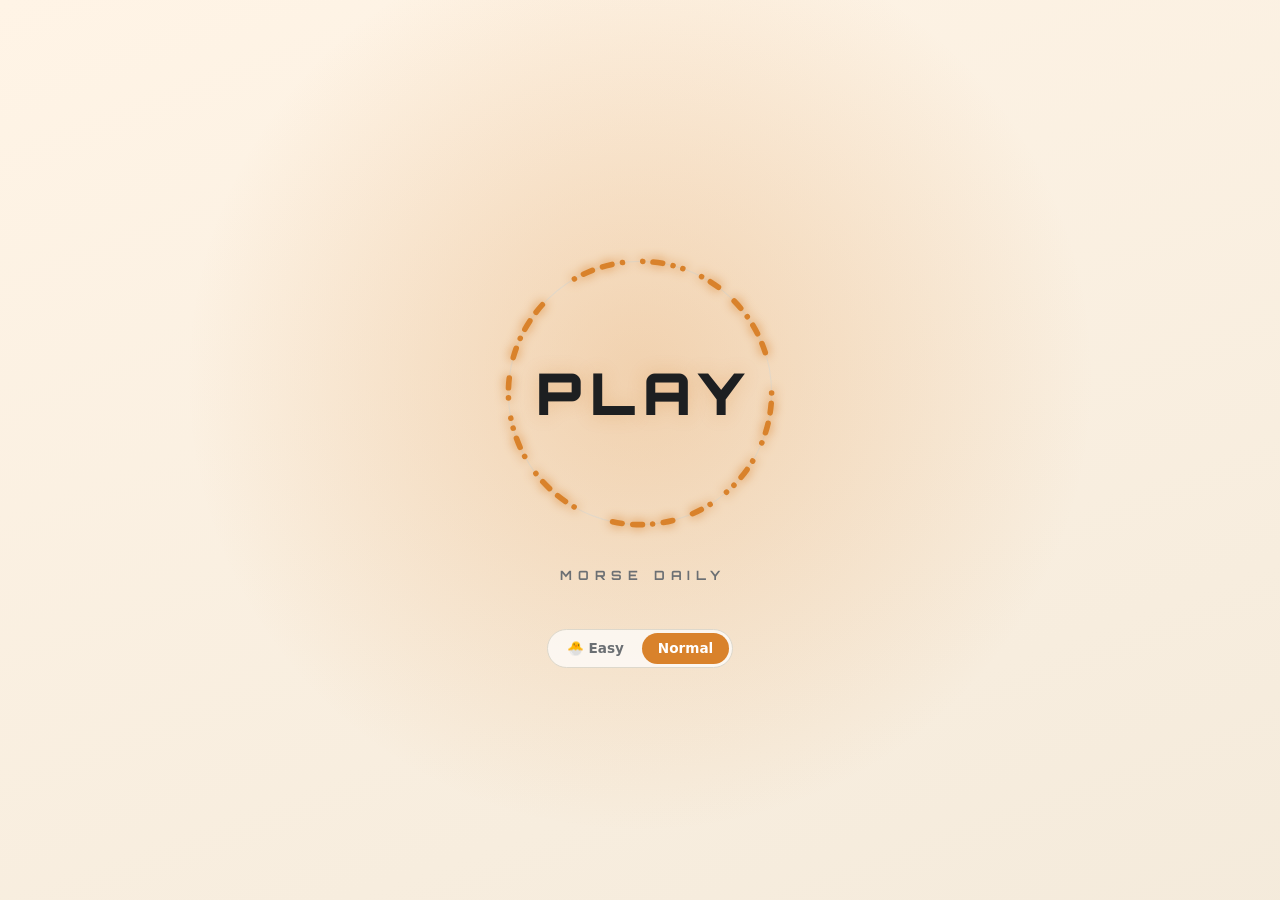
<file: index.html>
<!doctype html>
<html lang="en">
<head>
  <meta charset="utf-8">
  <meta name="viewport" content="width=device-width, initial-scale=1">
  <title>Morse Daily</title>
  <meta name="description" content="A daily Morse code word game with a callsign leaderboard.">
  <link rel="preconnect" href="https://fonts.googleapis.com">
  <link rel="preconnect" href="https://fonts.gstatic.com" crossorigin>
  <link rel="stylesheet" href="https://fonts.googleapis.com/css2?family=Orbitron:wght@700;900&family=Fredoka:wght@500;600;700&display=swap">
  <link rel="stylesheet" href="style.css">
  <script async src="https://fkurz.net/ham/jscwlib/releases/jscwlib-0.3.0.js"></script>
  <script type="module" src="js/ui.js"></script>
</head>
<body>
  <!-- Title screen: PLAY inside a ring that spells PLAY in Morse -->
  <section id="splash" class="splash">
    <!-- Underwater layers: deep (big, dark, slow) behind, shallow (small, bright) in front -->
    <div class="splash-deep" aria-hidden="true">
      <div id="particles-back" class="p-layer back"></div>
      <div id="particles-front" class="p-layer front"></div>
      <div id="ripples" class="ripples"></div>
    </div>
    <button id="splash-play" type="button" class="splash-play" aria-label="Play">
      <svg class="splash-ring" viewBox="0 0 260 260" aria-hidden="true">
        <defs>
          <!-- A band of shadow, then light, that sweeps across the ring when a ripple hits it -->
          <linearGradient id="ring-shine" gradientUnits="userSpaceOnUse" x1="0" y1="130" x2="260" y2="130">
            <stop offset="0" style="stop-color: var(--accent)" />
            <stop offset="0.36" style="stop-color: var(--accent)" />
            <stop offset="0.44" style="stop-color: var(--ring-shadow)" />
            <stop offset="0.53" style="stop-color: var(--ring-light)" />
            <stop offset="0.62" style="stop-color: var(--accent)" />
            <stop offset="1" style="stop-color: var(--accent)" />
            <animateTransform id="ring-shine-sweep" attributeName="gradientTransform" type="translate"
                              from="-260 0" to="260 0" dur="0.9s" begin="indefinite" fill="freeze" additive="sum" />
          </linearGradient>
        </defs>
        <circle cx="130" cy="130" r="118" class="ring-track" />
        <circle id="splash-ring" cx="130" cy="130" r="118" class="ring-morse" stroke-width="5" />
        <circle id="splash-ring-shine" cx="130" cy="130" r="118" class="ring-shine" stroke-width="5" stroke="url(#ring-shine)" />
      </svg>
      <span class="splash-word">PLAY</span>
    </button>
    <p class="splash-title">MORSE DAILY</p>
    <!-- Difficulty for this session (remembered). Back here = refresh or ⟵ Exit. -->
    <div class="splash-mode" role="radiogroup" aria-label="Difficulty">
      <button type="button" role="radio" id="pick-easy" aria-checked="false">🐣 Easy</button>
      <button type="button" role="radio" id="pick-normal" aria-checked="true">Normal</button>
    </div>
  </section>

  <main>

    <!-- Start: new player / log in -->
    <section id="start" hidden>
      <h1>Morse Daily</h1>
      <p class="morse" aria-hidden="true">-- --- .-. ... .</p>
      <p>Hear 5 Morse letters each day. Guess them in 25 tries.</p>

      <div class="tabs" role="tablist">
        <button type="button" role="tab" id="tab-new" aria-selected="true">New player</button>
        <button type="button" role="tab" id="tab-login" aria-selected="false">Log in</button>
      </div>

      <form id="auth-form" class="card" novalidate>
        <label for="auth-name"><span class="step">1</span> <span id="name-label">Pick a callsign</span></label>
        <input id="auth-name" class="callsign" autocomplete="username" spellcheck="false"
               maxlength="4" placeholder="SM5X" required>
        <p class="hint" id="name-hint">1–4 letters or digits. First come, first served.</p>

        <label id="pw-label"><span class="step">2</span> <span id="pw-label-text">Tap your secret Morse code</span></label>
        <p class="hint" id="pw-hint"></p>
        <div id="pw-slots" class="pw-slots" aria-labelledby="pw-label" aria-live="polite"></div>
        <div class="pw-pad" id="pw-pad">
          <button type="button" class="secondary" data-sym="." aria-label="Dit"><span>•</span><small>dit</small></button>
          <button type="button" class="secondary" data-sym="-" aria-label="Dah"><span>—</span><small>dah</small></button>
          <button type="button" class="secondary" data-sym="back" aria-label="Delete">⌫</button>
        </div>

        <button type="submit" id="auth-submit">Create callsign</button>
        <p id="auth-error" class="error" role="alert"></p>
      </form>
    </section>

    <!-- After registering: confirm the password -->
    <section id="saved" hidden>
      <h1>73, <span id="saved-name"></span>!</h1>
      <p>Your callsign is yours. Log in on other devices with your Morse password:</p>
      <p id="saved-pw" class="pw-show"></p>
      <p class="hint">Write it down. It can't be recovered.</p>
      <button id="continue" type="button">Start playing</button>
    </section>

    <!-- Shared header for Daily + Turbo -->
    <header id="app-bar" class="bar" hidden>
      <button id="exit" type="button" class="icon-btn exit-btn" title="Back to the title screen (Easy / Normal)" aria-label="Exit to the title screen">⟵<span class="exit-label">Exit</span></button>
      <div class="mode-switch" role="tablist" aria-label="Game mode">
        <button type="button" role="tab" id="mode-daily" aria-selected="true">Daily</button>
        <button type="button" role="tab" id="mode-turbo" aria-selected="false">Turbo</button>
      </div>
      <div class="bar-actions">
        <button id="cute-toggle" type="button" class="icon-btn cute-toggle" aria-pressed="false" title="Cute Morse sound" aria-label="Cute Morse sound">🎵</button>
        <button id="open-badges" type="button" class="icon-btn" aria-label="Badges" title="Badges">🏅</button>
        <button id="open-board" type="button" class="icon-btn" aria-label="Leaderboard" title="Leaderboard">🏆</button>
        <button id="sign-out" type="button" class="badge" title="Log out">
          <span id="player-name"></span>
        </button>
      </div>
    </header>

    <!-- Welcome box: once per device and mode (js/welcome.js) -->
    <aside id="welcome" class="welcome card" aria-labelledby="welcome-title" hidden>
      <button id="welcome-close" type="button" class="icon-btn dialog-close" aria-label="Close">✕</button>
      <h2 id="welcome-title"></h2>
      <p id="welcome-text"></p>
      <ul class="welcome-icons">
        <li><span aria-hidden="true">🏆</span> <b>Updates:</b> Updated amount of listens per speed.</li>
        
      </ul>
      <p id="welcome-players" class="welcome-players"></p>
      <p class="hint welcome-joke">For any concerns or questions, reach out to our customer service… oh wait, there is no customer service. 🙃</p>
      <button id="welcome-ok" type="button">Got it!</button>
    </aside>

    <!-- Daily game -->
    <section id="game" hidden>
      <!-- Normal on Saturday/Sunday: no Daily, just this card -->
      <div id="weekend" class="weekend card" hidden>
        <p class="weekend-moon" aria-hidden="true">🌙</p>
        <h2>Weekend break</h2>
        <p>The Daily is Monday–Friday. New letters in <b id="weekend-countdown"></b></p>
        <p class="hint">Weekends don't break your streak. Meanwhile:</p>
        <div class="actions">
          <button id="weekend-turbo" type="button" class="play">⚡ Play Turbo</button>
          <button id="weekend-easy" type="button" class="secondary">🐣 Try Easy</button>
        </div>
      </div>
      <div class="status">
        <span id="try-count"></span>
        <span id="try-wpm"></span>
        <span id="timer" aria-label="Time">0:00</span>
      </div>
      <div id="meter" class="meter" aria-hidden="true"></div>

      <div id="word" class="word" aria-label="Your guess" aria-live="polite"></div>
      <p id="morse-hint" class="morse-hint" aria-label="Hint: the word in Morse code" hidden></p>
      <p id="message" class="message" role="status"></p>
      <div class="actions">
        <button id="play" type="button" class="play"></button>
        <button id="guess" type="button" class="guess">Guess</button>
      </div>

      <ol id="history" class="history" aria-label="Previous guesses"></ol>
      <div id="keyboard" class="keyboard"></div>
    </section>

    <!-- Turbo: one letter, three options, three lives -->
    <section id="turbo" hidden>
      <div class="turbo-status">
        <span class="lives-box">
          <span id="turbo-lives" class="lives"></span>
          <span id="turbo-streak" class="streak" aria-label="Fast answers in a row"></span>
        </span>
        <span class="turbo-score"><b id="turbo-score">0</b><small>score</small></span>
        <span id="turbo-wpm" class="turbo-wpm"></span>
      </div>

      <div class="turbo-stage">
        <div id="turbo-orb" class="turbo-orb" aria-live="polite"><span id="turbo-orb-text">TURBO</span><div id="turbo-orb-morse" class="turbo-morse" aria-hidden="true"></div></div>
      </div>
      <div id="turbo-timer" class="turbo-timer" aria-hidden="true"><div id="turbo-timer-bar"></div></div>
      <p id="turbo-message" class="message" role="status"></p>

      <div id="turbo-options" class="turbo-options" hidden></div>

      <div id="turbo-intro" class="turbo-intro">
        <p id="turbo-intro-text" class="hint"></p>
        <button id="turbo-start" type="button" class="play turbo-start">▶ Start</button>
      </div>

      <div id="turbo-over" class="turbo-over card" hidden>
        <h2 id="turbo-over-title">Game over</h2>
        <p class="turbo-final"><b id="turbo-final-score">0</b><span>points</span></p>
        <p id="turbo-best" class="hint"></p>
        <div id="turbo-badges" class="badge-list" hidden></div>
        <div class="actions">
          <button id="turbo-again" type="button" class="play">▶ Play again</button>
          <button id="turbo-board" type="button" class="secondary">🏁 Leaderboard</button>
        </div>
      </div>
    </section>

  </main>

  <!-- Results + leaderboard -->
  <dialog id="results" class="dialog" aria-labelledby="results-title">
    <button id="results-close" type="button" class="icon-btn dialog-close" aria-label="Close">✕</button>

    <div id="result-summary">
      <h2 id="results-title"></h2>
      <p id="result-word" class="result-word"></p>
      <p id="result-morse" class="result-morse"></p>
      <div class="stats">
        <div><b id="stat-tries"></b><span>Tries</span></div>
        <div><b id="stat-time"></b><span>Time</span></div>
        <div><b id="stat-rank"></b><span>Rank today</span></div>
      </div>
      <p id="result-status" class="hint" role="status"></p>
    </div>

    <h2 id="board-title" class="board-title">Leaderboard</h2>
    <!-- Daily leaderboards (hidden in Turbo, which has its own Today / All-time below) -->
    <div id="board-tabs" class="tabs" role="tablist">
      <button type="button" role="tab" id="board-today" aria-selected="true">Today</button>
      <button type="button" role="tab" id="board-alltime" aria-selected="false">All-time</button>
    </div>
    <div id="turbo-scope" class="tabs" role="tablist" hidden>
      <button type="button" role="tab" id="turbo-scope-today" aria-selected="true">Today</button>
      <button type="button" role="tab" id="turbo-scope-alltime" aria-selected="false">All-time</button>
    </div>
    <div id="board-scroll" class="board-scroll">
      <table class="board">
        <thead id="board-head"></thead>
        <tbody id="board-body"></tbody>
      </table>
    </div>
    <p id="board-note" class="hint"></p>

    <section id="new-badges" class="new-badges" hidden aria-live="polite">
      <h2 id="new-badges-title">New badge!</h2>
      <div id="new-badges-list" class="badge-list"></div>
    </section>

    <p id="countdown-line" class="countdown">Next Daily in <b id="countdown"></b></p>
    <button id="open-suggest" type="button" class="link-btn">💡 Send a suggestion</button>
  </dialog>

  <!-- 💡 Suggestion box (js/suggest.js) -->
  <dialog id="suggest" class="dialog" aria-labelledby="suggest-title">
    <button id="suggest-close" type="button" class="icon-btn dialog-close" aria-label="Close">✕</button>
    <h2 id="suggest-title">💡 Send a suggestion</h2>
    <form id="suggest-form" class="suggest-form" novalidate>
      <textarea id="suggest-text" maxlength="500" rows="5" placeholder="An idea, a bug, anything…"></textarea>
      <p id="suggest-count" class="hint suggest-count">0/500</p>
      <button id="suggest-send" type="submit">Send</button>
      <p id="suggest-status" class="hint" role="status"></p>
    </form>
  </dialog>

  <!-- Badges: unlocked + locked -->
  <dialog id="badges" class="dialog" aria-labelledby="badges-title">
    <button id="badges-close" type="button" class="icon-btn dialog-close" aria-label="Close">✕</button>
    <h2 id="badges-title">Badges</h2>
    <p id="badges-count" class="hint badges-count"></p>
    <div id="badge-grid" class="badge-grid"></div>
    <p id="badge-detail" class="hint badge-detail">Tap a badge to see how to earn it.</p>
  </dialog>
</body>
</html>
</file>
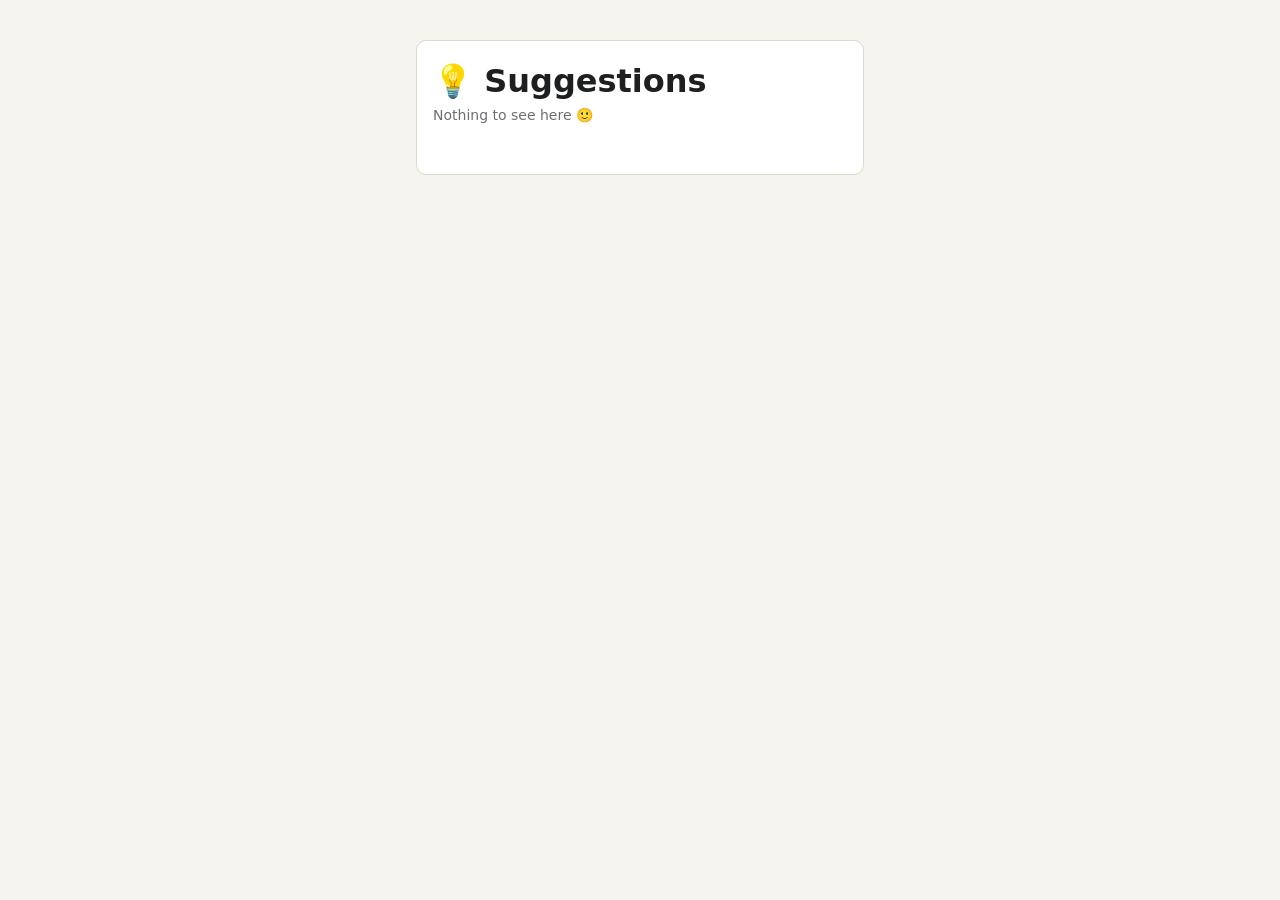
<file: sugg/index.html>
<!doctype html>
<html lang="en">
<head>
  <meta charset="utf-8">
  <meta name="viewport" content="width=device-width, initial-scale=1">
  <meta name="robots" content="noindex">
  <title>Suggestions</title>
  <link rel="stylesheet" href="../style.css">
  <script type="module" src="../js/suggList.js"></script>
</head>
<body>
  <main>
    <section class="card sugg-page">
      <h1>💡 Suggestions</h1>
      <p id="sugg-status" class="hint">Loading…</p>
      <ol id="sugg-list" class="sugg-list"></ol>
    </section>
  </main>
</body>
</html>
</file>
<file: style.css>
:root {
  --bg: #f6f4ee;
  --surface: #ffffff;
  --text: #1d1f21;
  --muted: #6b6f73;
  --accent: #d9822b;
  --accent-text: #ffffff;
  --border: #ddd8cc;
  --error: #c0392b;
  --correct: #4a9d5b;
  --absent: #7c7f84;
  --key: #6f6a61;      /* dark enough for white key text in light mode too */
  --key-text: #ffffff;
  --splash-a: #fff4e6;
  --splash-b: #efe6d6;
  --splash-glow: rgb(217 130 43 / 0.28);
  --ring-light: #fff3d6;
  --fact-bg: rgb(40 30 20 / 0.14);
  --fact-text: #5c544a;
  --ring-shadow: #6b3a10;
  --radius: 10px;
  --mono: ui-monospace, "Cascadia Mono", Consolas, monospace;
  --display: 'Orbitron', var(--mono); /* big titles and numbers (🐣 Easy: Fredoka) */
}

@media (prefers-color-scheme: dark) {
  :root {
    --bg: #15171a;
    --surface: #1f2226;
    --text: #e9e6df;
    --muted: #9a9ea3;
    --accent: #f0a04b;
    --accent-text: #15171a;
    --border: #33373c;
    --error: #ff6b5b;
    --correct: #3f8a4f;
    --absent: #2b2e32;
    --key: #50555c;
    --key-text: #ffffff;
    --splash-a: #1e2244;
    --splash-b: #111215;
    --splash-glow: rgb(240 160 75 / 0.2);
    --ring-light: #fff6e0;
    --fact-bg: rgb(0 0 0 / 0.42);
    --fact-text: #b9b3a8;
    --ring-shadow: #4a2a0c;
  }
}

* { box-sizing: border-box; }

body {
  margin: 0;
  background: var(--bg);
  color: var(--text);
  font: 16px/1.5 system-ui, sans-serif;
}

main {
  max-width: 480px;
  min-height: 100dvh;
  margin: 0 auto;
  padding: 16px;
  display: flex;
  flex-direction: column;
}

section > * + * { margin-top: 16px; }

h1 { margin: 0; font-size: 2rem; }

.morse {
  font-family: var(--mono);
  color: var(--accent);
  letter-spacing: 0.2em;
  margin: 4px 0 0;
}

.card {
  background: var(--surface);
  border: 1px solid var(--border);
  border-radius: var(--radius);
  padding: 16px;
}

summary { cursor: pointer; font-weight: 600; }

form { display: grid; gap: 8px; }
details form { margin-top: 12px; }

label { font-weight: 600; }

.row { display: flex; gap: 8px; }

input {
  width: 100%;
  min-width: 0;
  padding: 10px 12px;
  font: inherit;
  color: var(--text);
  background: var(--bg);
  border: 1px solid var(--border);
  border-radius: var(--radius);
}

.callsign {
  font-family: var(--mono);
  font-size: 1.5rem;
  letter-spacing: 0.25em;
  text-transform: uppercase;
}

button {
  padding: 10px 18px;
  font: inherit;
  font-weight: 600;
  color: var(--accent-text);
  background: var(--accent);
  border: 0;
  border-radius: var(--radius);
  cursor: pointer;
}
button:disabled { opacity: 0.5; cursor: wait; }

button.secondary {
  color: var(--text);
  background: transparent;
  border: 1px solid var(--border);
}

button.link {
  padding: 0;
  color: var(--muted);
  background: none;
  text-decoration: underline;
  font-weight: 400;
}

.hint { color: var(--muted); font-size: 0.875rem; margin: 0; }
.error { color: var(--error); font-size: 0.875rem; margin: 0; min-height: 1.3em; }

/* ---------- Start: tabs + Morse password ---------- */

.tabs {
  display: grid;
  grid-auto-flow: column;
  grid-auto-columns: 1fr;
  gap: 4px;
  padding: 4px;
  background: var(--surface);
  border: 1px solid var(--border);
  border-radius: var(--radius);
}
.tabs button {
  color: var(--muted);
  background: none;
}
.tabs button[aria-selected="true"] {
  color: var(--accent-text);
  background: var(--accent);
}

.pw-slots {
  display: grid;
  grid-template-columns: repeat(4, 1fr);
  gap: 8px;
}
.pw-slot {
  height: 56px;
  display: grid;
  place-items: center;
  font-size: 2rem;
  font-weight: 700;
  color: var(--accent);
  background: var(--bg);
  border: 2px solid var(--border);
  border-radius: var(--radius);
}
.pw-slot.filled { border-color: var(--muted); }
.pw-slot.next { border-color: var(--accent); }

.pw-pad {
  display: grid;
  grid-template-columns: 2fr 2fr 1fr;
  gap: 8px;
}
.pw-pad button {
  height: 64px;
  display: grid;
  place-content: center;
  gap: 2px;
  font-size: 2rem;
  line-height: 1;
  touch-action: manipulation;
}
.pw-pad small { font-size: 0.75rem; font-weight: 600; color: var(--muted); }

/* Numbered steps: ① Pick a callsign ② Tap your secret Morse code */
.step {
  display: inline-grid;
  place-items: center;
  width: 1.5em;
  height: 1.5em;
  margin-right: 4px;
  font-size: 0.85em;
  color: var(--accent-text);
  background: var(--accent);
  border-radius: 50%;
}

/* Points the player at the dit/dah pad when the password is missing */
.attention { animation: attention 0.5s ease 2; border-radius: var(--radius); }
@keyframes attention {
  50% { box-shadow: 0 0 0 4px var(--accent); transform: scale(1.03); }
}

.pw-show {
  font-size: 2.5rem;
  font-weight: 700;
  letter-spacing: 0.2em;
  text-align: center;
  color: var(--accent);
  margin: 8px 0;
}

.bar {
  display: flex;
  justify-content: space-between;
  align-items: center;
  padding-bottom: 12px;
  margin-bottom: 12px;
  border-bottom: 1px solid var(--border);
}

.badge {
  font-family: var(--mono);
  letter-spacing: 0.15em;
  padding: 2px 10px;
  border: 1px solid var(--accent);
  border-radius: 999px;
  color: var(--accent);
}

/* ---------- Title screen ---------- */

.splash {
  position: fixed;
  inset: 0;
  z-index: 10;
  display: grid;
  place-content: center;
  justify-items: center;
  gap: 28px;
  padding: 16px;
  background:
    radial-gradient(circle at 50% 42%, var(--splash-glow), transparent 55%),
    linear-gradient(160deg, var(--splash-a), var(--splash-b), var(--splash-a));
  background-size: 100% 100%, 300% 300%;
  animation: splash-drift 14s ease-in-out infinite alternate;
}

.splash-play {
  position: relative;
  width: min(72vw, 290px);
  aspect-ratio: 1;
  display: grid;
  place-items: center;
  padding: 0;
  color: var(--text);
  background: none;
  border-radius: 50%;
  -webkit-tap-highlight-color: transparent;
}
.splash-play:focus-visible { outline: 3px solid var(--accent); outline-offset: 6px; }

.splash-ring {
  position: absolute;
  inset: 0;
  width: 100%;
  height: 100%;
  overflow: visible;
  animation: ring-spin 40s linear infinite;
}
.ring-track { fill: none; stroke: var(--border); stroke-width: 1; opacity: 0.7; }
.ring-morse {
  fill: none;
  stroke: var(--accent);
  stroke-linecap: round;
  filter: drop-shadow(0 0 5px var(--accent));
}

.splash-word {
  font-family: var(--display);
  font-weight: 900;
  font-size: clamp(2.6rem, 13vw, 3.6rem);
  letter-spacing: 0.14em;
  padding-left: 0.14em; /* letter-spacing adds space after the last letter: keep it centred */
  text-shadow: 0 0 18px var(--splash-glow);
  animation: word-pulse 2.6s ease-in-out infinite;
}
.splash-play:hover .splash-word { text-shadow: 0 0 26px var(--accent); }

.splash-title {
  margin: 0;
  font-family: var(--display);
  font-weight: 700;
  font-size: 0.8rem;
  letter-spacing: 0.45em;
  padding-left: 0.45em;
  color: var(--muted);
}

/* ---------- Underwater: ripples, floating dits/dahs, parallax ---------- */

.splash-play, .splash-title { position: relative; z-index: 1; } /* above the water layers */

.splash-deep { position: absolute; inset: 0; overflow: hidden; }

/* Layers shift with mouse/tilt (--px/--py from -1 to 1): the deep layer moves less, so it looks farther away */
.p-layer { position: absolute; inset: -40px; transition: transform 0.5s ease-out; }
.p-layer.front { transform: translate(calc(var(--px, 0) * 18px), calc(var(--py, 0) * 18px)); }
.p-layer.back  { transform: translate(calc(var(--px, 0) * 6px), calc(var(--py, 0) * 6px)); }

.particle {
  position: absolute;
  bottom: -30px;
  border-radius: 999px;
  animation: float-up linear forwards;
}
.p-layer.front .particle {
  --op: 0.6;
  background: var(--accent);
  box-shadow: 0 0 8px var(--accent);
}
.p-layer.front .dit { width: 7px; height: 7px; }
.p-layer.front .dah { width: 22px; height: 7px; }
/* Deep layer: bigger, darker, blurred: like shapes further under the water */
.p-layer.back .particle {
  --op: 0.5;
  background: color-mix(in srgb, var(--accent) 35%, var(--splash-b));
  filter: blur(1.5px);
}
.p-layer.back .dit { width: 13px; height: 13px; }
.p-layer.back .dah { width: 40px; height: 13px; }

@keyframes float-up {
  from { transform: translate(0, 0) rotate(var(--tilt)); opacity: 0; }
  10%  { opacity: var(--op); }
  85%  { opacity: var(--op); }
  to   { transform: translate(var(--sway), calc(-100dvh - 80px)) rotate(var(--tilt)); opacity: 0; }
}

/* Easter egg shark: big, dark, blurred shadow far below, gliding across */
.shark {
  position: absolute;
  left: 0;
  width: min(85vw, 480px);
  opacity: 0;
  filter: blur(3px);
  animation: shark-swim linear forwards;
  pointer-events: none;
}
.shark.rtl { animation-name: shark-swim-rtl; }
.shark.rtl svg { transform: scaleX(-1); }          /* facing left */
.shark svg { display: block; width: 100%; overflow: visible; }
.shark path { fill: color-mix(in srgb, var(--splash-b) 70%, #000); }
.shark-bob { animation: shark-bob 2.4s ease-in-out infinite alternate; }
.shark-body { animation: shark-flex 0.9s ease-in-out infinite alternate; transform-box: fill-box; transform-origin: 70% 50%; }
.shark-tail { animation: shark-tail 0.45s ease-in-out infinite alternate; transform-box: fill-box; transform-origin: right center; }
.scattered { transition: translate 1.2s cubic-bezier(0.2, 0.8, 0.2, 1); }

@keyframes shark-swim {
  0%   { transform: translateX(-110%); opacity: 0; }
  12%  { opacity: 0.6; }
  88%  { opacity: 0.6; }
  100% { transform: translateX(calc(100vw + 10%)); opacity: 0; }
}
@keyframes shark-swim-rtl {
  0%   { transform: translateX(calc(100vw + 10%)); opacity: 0; }
  12%  { opacity: 0.6; }
  88%  { opacity: 0.6; }
  100% { transform: translateX(-110%); opacity: 0; }
}
@keyframes shark-bob  { from { transform: translateY(-14px) rotate(-1.5deg); } to { transform: translateY(14px) rotate(1.5deg); } }
@keyframes shark-flex { from { transform: rotate(-2deg); } to { transform: rotate(2deg); } }
@keyframes shark-tail { from { transform: rotate(-14deg); } to { transform: rotate(14deg); } }

/* Ripple rings: grow at a steady speed (linear) so the ring-hit timing in splash.js matches */
.ripples { position: absolute; inset: 0; }
.ripple {
  position: absolute;
  border-radius: 50%;
  border: 3px solid color-mix(in srgb, var(--accent) 70%, transparent);
  box-shadow: 0 0 12px color-mix(in srgb, var(--accent) 35%, transparent), inset 0 0 12px color-mix(in srgb, var(--accent) 20%, transparent);
  pointer-events: none;
  animation: ripple 1.5s linear both;
}
.ripple.r1 { border-width: 2px; opacity: 0.7; }
.ripple.r2 { border-width: 1px; opacity: 0.45; }
@keyframes ripple {
  from { transform: translate(-50%, -50%) scale(0); opacity: 1; }
  to   { transform: translate(-50%, -50%) scale(1); opacity: 0; }
}

/* A ripple reaches the PLAY ring: a small bump, and light + shadow sweep through the dashes */
.splash-play.hit { animation: ring-hit 0.55s ease-out; }
@keyframes ring-hit {
  30% { transform: scale(1.015); filter: brightness(1.15); }
}
.ring-shine { fill: none; stroke-linecap: round; opacity: 0; pointer-events: none; }
.ring-shine.on { animation: shine-fade 0.9s ease-in-out; }
@keyframes shine-fade {
  15%, 80% { opacity: 1; }
}

/* Fun Morse fact: a small dark card that slides in, then dissolves into a cloud */
.fact {
  position: absolute;
  left: 50%;
  bottom: 7%;
  z-index: 2;
  width: min(86vw, 340px);
  padding: 12px 16px;
  color: var(--fact-text);
  background: var(--fact-bg);
  border: 1px solid rgb(255 255 255 / 0.06);
  border-radius: 14px;
  backdrop-filter: blur(6px);
  pointer-events: none;             /* taps still make ripples */
  animation: fact-in 0.9s cubic-bezier(0.2, 0.8, 0.2, 1) both;
}
.fact p { margin: 4px 0 0; font-size: 0.9rem; line-height: 1.45; }
.fact-label {
  font-family: var(--display);
  font-size: 0.6rem;
  letter-spacing: 0.25em;
  text-transform: uppercase;
  color: color-mix(in srgb, var(--accent) 70%, var(--fact-text));
  opacity: 0.8;
}
@keyframes fact-in {
  from { opacity: 0; transform: translate(-50%, 24px); filter: blur(4px); }
  to   { opacity: 1; transform: translate(-50%, 0); filter: blur(0); }
}

.fact.poof { animation: fact-poof 1.2s ease-out forwards; }
@keyframes fact-poof {
  from { opacity: 1; transform: translate(-50%, 0) scale(1); filter: blur(0); }
  to   { opacity: 0; transform: translate(-50%, -10px) scale(1.12); filter: blur(10px); }
}
.puff {
  position: absolute;
  width: 46px;
  height: 46px;
  margin: -23px 0 0 -23px;
  border-radius: 50%;
  background: radial-gradient(circle, color-mix(in srgb, var(--fact-text) 45%, transparent), transparent 70%);
  filter: blur(4px);
  animation: puff 1.2s ease-out both;
}
@keyframes puff {
  from { opacity: 0.9; transform: translate(0, 0) scale(0.4); }
  to   { opacity: 0; transform: translate(var(--dx), var(--dy)) scale(2.2); }
}

@media (prefers-reduced-motion: reduce) {
  .fact, .fact.poof, .puff { animation-duration: 0.3s; }
}

/* After the tap: ring flies outward, word fades, then the whole screen fades away */
.splash.leaving { animation: splash-out 0.35s ease-in 0.3s forwards; }
.splash.leaving .splash-ring { animation: ring-out 0.65s ease-in forwards; }
.splash.leaving .splash-word { animation: word-out 0.45s ease-in forwards; }
.splash.leaving .splash-title, .splash.leaving .splash-mode { transition: opacity 0.3s; opacity: 0; }

@keyframes splash-drift { to { background-position: 0 0, 100% 100%; } }
@keyframes ring-spin { to { transform: rotate(360deg); } }
@keyframes word-pulse { 50% { opacity: 0.75; } }
@keyframes ring-out { to { transform: scale(1.8); opacity: 0; } }
@keyframes word-out { to { opacity: 0; letter-spacing: 0.5em; filter: blur(6px); } }
@keyframes splash-out { to { opacity: 0; } }

/* Screen shown after the title: 1-second entrance */
.screen-enter { animation: screen-in 1s cubic-bezier(0.2, 0.8, 0.2, 1) both; }
@keyframes screen-in {
  from { opacity: 0; transform: translateY(18px) scale(0.98); filter: blur(6px); }
}

/* Popups ease in too */
.dialog[open] { animation: dialog-in 0.3s ease-out; }
.dialog[open]::backdrop { animation: backdrop-in 0.3s ease-out; }
@keyframes dialog-in { from { opacity: 0; transform: translateY(14px) scale(0.97); } }
@keyframes backdrop-in { from { opacity: 0; } }

@media (prefers-reduced-motion: reduce) {
  .splash, .splash-ring, .splash-word { animation: none; }
  .particle, .splash-play.hit, .ring-shine.on { animation: none; }
  .ripple { animation-duration: 0.6s; }
  .splash.leaving .splash-ring, .splash.leaving .splash-word { animation: none; opacity: 0; }
  .screen-enter { animation-duration: 0.3s; }
}

/* ---------- Daily / Turbo switch (in the header) ---------- */

.mode-switch {
  display: inline-grid;
  grid-auto-flow: column;
  gap: 2px;
  padding: 3px;
  background: var(--surface);
  border: 1px solid var(--border);
  border-radius: 999px;
}
.mode-switch button {
  padding: 4px 14px;
  font-size: 0.85rem;
  color: var(--muted);
  background: none;
  border-radius: 999px;
}
.mode-switch button[aria-selected="true"] { color: var(--accent-text); background: var(--accent); }

/* ---------- Turbo screen ---------- */

#turbo > * + * { margin-top: 14px; }

.turbo-status {
  display: grid;
  grid-template-columns: 1fr auto 1fr;
  align-items: center;
}
.lives-box { display: grid; gap: 4px; justify-items: start; }
.lives { display: flex; gap: 3px; font-size: 1.3rem; line-height: 1; }
.lives.hit { animation: shake 0.35s; }

/* Hearts: full ❤️, empty 🖤, half = empty heart with the left half of a red one on top */
.heart { position: relative; display: inline-block; }
.heart.full::before { content: '❤️'; }
.heart.empty::before, .heart.half::before { content: '🖤'; }
.heart.half::after {
  content: '❤️';
  position: absolute;
  inset: 0;
  clip-path: inset(0 50% 0 0);
}
.heart.gained { animation: heart-gain 0.9s ease-out; }
@keyframes heart-gain {
  30% { transform: scale(1.35); filter: drop-shadow(0 0 8px #ffd34d); }
}

/* Fast streak: 3 small pips that light up yellow */
.streak { display: flex; gap: 4px; padding-left: 2px; }
.streak i { width: 14px; height: 4px; border-radius: 2px; background: color-mix(in srgb, var(--muted) 35%, transparent); }
.streak i.lit { background: #ffd34d; box-shadow: 0 0 6px #ffd34d; }
.turbo-score { display: grid; justify-items: center; line-height: 1; }
.turbo-score b { font-family: var(--display); font-size: 2.4rem; }
.turbo-score small { font-size: 0.7rem; color: var(--muted); text-transform: uppercase; letter-spacing: 0.15em; }
.turbo-wpm { justify-self: end; font-family: var(--mono); color: var(--muted); }

.turbo-stage { display: grid; place-items: center; padding: 8px 0; }
.turbo-orb {
  width: min(52vw, 210px);
  aspect-ratio: 1;
  display: grid;
  place-items: center;
  align-content: center;
  gap: 6px;
  border-radius: 50%;
  border: 3px solid var(--accent);
  background: color-mix(in srgb, var(--surface) 80%, transparent);
  box-shadow: 0 0 24px color-mix(in srgb, var(--accent) 45%, transparent);
  transition: border-color 0.15s, background 0.15s, transform 0.15s;
}
.turbo-orb span {
  font-family: var(--display);
  font-weight: 900;
  font-size: clamp(1.6rem, 9vw, 2.4rem);
  letter-spacing: 0.08em;
}
.turbo-orb.listening { animation: orb-pulse 0.8s ease-in-out infinite; }
.turbo-orb.listening span, .turbo-orb.waiting span { font-size: clamp(2.4rem, 14vw, 3.6rem); }
.turbo-orb.right { border-color: var(--correct); background: color-mix(in srgb, var(--correct) 35%, var(--surface)); transform: scale(1.06); }
.turbo-orb.wrong { border-color: var(--error); background: color-mix(in srgb, var(--error) 30%, var(--surface)); animation: shake 0.35s; }
.turbo-orb.right span, .turbo-orb.wrong span { font-size: clamp(3rem, 18vw, 4.6rem); }
@keyframes orb-pulse { 50% { transform: scale(1.06); box-shadow: 0 0 40px var(--accent); } }
/* 🐣 Easy: the letter's Morse under the ♪ */
.turbo-morse { display: flex; gap: 4px; align-items: center; color: var(--text); }
.turbo-morse:empty { display: none; }
.turbo-morse i { display: block; height: 9px; border-radius: 999px; background: currentColor; }
.turbo-morse .dit { width: 9px; }
.turbo-morse .dah { width: 20px; }

.turbo-timer {
  height: 8px;
  border-radius: 4px;
  background: color-mix(in srgb, var(--border) 70%, transparent);
  overflow: hidden;
}
#turbo-timer-bar { height: 100%; width: 100%; background: var(--accent); border-radius: 4px; }
#turbo-timer-bar.low { background: var(--error); }

.turbo-options {
  display: grid;
  grid-auto-flow: column;  /* 3 buttons (🐣 Easy: 2) share the row */
  grid-auto-columns: 1fr;
  gap: 10px;
}
.turbo-option {
  height: 96px;
  font-family: var(--display);
  font-size: 2.6rem;
  font-weight: 900;
  color: var(--text);
  background: var(--surface);
  border: 2px solid var(--border);
  border-radius: 16px;
  touch-action: manipulation;
  -webkit-tap-highlight-color: transparent;
}
.turbo-option:disabled { opacity: 1; cursor: default; }
.turbo-option.right { color: #fff; background: var(--correct); border-color: var(--correct); }
.turbo-option.wrong { color: #fff; background: var(--error); border-color: var(--error); }

.turbo-intro { display: grid; gap: 12px; text-align: center; }
.turbo-start { width: 100%; }

.turbo-over { display: grid; gap: 10px; text-align: center; }
.turbo-over h2 { margin: 0; }
.turbo-over .actions button { white-space: nowrap; padding-inline: 8px; }
.turbo-over .badge-card { text-align: left; }
.turbo-final { margin: 0; display: grid; line-height: 1; }
.turbo-final b { font-family: var(--display); font-size: 3.4rem; color: var(--accent); }
.turbo-final span { font-size: 0.8rem; color: var(--muted); text-transform: uppercase; letter-spacing: 0.15em; }

/* ---------- Turbo background: new hue + pattern every session ---------- */

:root { --t-hue: 30; --t-l1: 93%; --t-l2: 84%; --t-a: 0.13; }
@media (prefers-color-scheme: dark) {
  :root { --t-l1: 17%; --t-l2: 8%; --t-a: 0.16; }
}
body[data-pattern="dots"]    { --t-pattern: radial-gradient(hsl(var(--t-hue) 70% 55% / var(--t-a)) 2px, transparent 2.5px) 0 0 / 22px 22px; }
body[data-pattern="stripes"] { --t-pattern: repeating-linear-gradient(45deg, hsl(var(--t-hue) 70% 55% / var(--t-a)) 0 3px, transparent 3px 18px); }
body[data-pattern="rings"]   { --t-pattern: repeating-radial-gradient(circle at 50% 30%, hsl(var(--t-hue) 70% 55% / var(--t-a)) 0 2px, transparent 2px 30px); }
body[data-pattern="grid"]    { --t-pattern: linear-gradient(hsl(var(--t-hue) 70% 55% / var(--t-a)) 1px, transparent 1px) 0 0 / 28px 28px, linear-gradient(90deg, hsl(var(--t-hue) 70% 55% / var(--t-a)) 1px, transparent 1px) 0 0 / 28px 28px; }
body[data-pattern="cross"]   { --t-pattern: repeating-linear-gradient(45deg, hsl(var(--t-hue) 70% 55% / var(--t-a)) 0 1px, transparent 1px 16px), repeating-linear-gradient(-45deg, hsl(var(--t-hue) 70% 55% / var(--t-a)) 0 1px, transparent 1px 16px); }

body.turbo-mode::before {
  content: '';
  position: fixed;
  inset: 0;
  z-index: -1;
  background:
    var(--t-pattern, none),
    linear-gradient(160deg, hsl(var(--t-hue) 55% var(--t-l1)), hsl(calc(var(--t-hue) + 50) 55% var(--t-l2)));
  animation: theme-in 0.7s ease;
}
@keyframes theme-in { from { opacity: 0; } }

/* ---------- Calm background when not playing (js/ambient.js) ---------- */

.ambient {
  position: fixed;
  inset: 0;
  z-index: -1;            /* behind everything, above the Turbo color layer */
  overflow: hidden;
  pointer-events: none;
  opacity: 0;
  transition: opacity 1.2s ease;
}
.ambient.on { opacity: 1; }

/* Two big, very faint glows that slowly drift and breathe */
.amb-glow {
  position: absolute;
  width: 75vmax;
  height: 75vmax;
  border-radius: 50%;
  background: radial-gradient(circle, color-mix(in srgb, var(--accent) 16%, transparent), transparent 62%);
  animation: amb-drift-a 26s ease-in-out infinite alternate;
}
.amb-glow.a { left: -30vmax; top: -25vmax; }
.amb-glow.b { right: -35vmax; bottom: -30vmax; animation-name: amb-drift-b; animation-duration: 34s; }
.ambient:not(.on) .amb-glow { animation-play-state: paused; } /* no work while hidden */
@keyframes amb-drift-a {
  to { transform: translate(18vw, 14vh) scale(1.18); }
}
@keyframes amb-drift-b {
  to { transform: translate(-16vw, -12vh) scale(0.9); }
}

/* A few slow, dim dits and dahs (same float as the title screen, but calmer) */
.amb-particle {
  --op: 0.4;
  position: absolute;
  bottom: -20px;
  border-radius: 999px;
  background: var(--accent);
  animation-name: float-up;
  animation-timing-function: linear;
  animation-fill-mode: forwards;
}
.amb-particle.dit { width: 6px; height: 6px; }
.amb-particle.dah { width: 18px; height: 6px; }

@media (prefers-reduced-motion: reduce) {
  .amb-glow { animation: none; }
}

/* ---------- Header actions ---------- */

.bar-actions { display: flex; align-items: center; gap: 8px; }

button.icon-btn {
  padding: 4px 8px;
  font-size: 1.2rem;
  line-height: 1;
  color: var(--text);
  background: none;
}

/* ---------- Results dialog ---------- */

.dialog {
  width: min(100% - 32px, 440px);
  max-height: 88dvh;
  padding: 20px 16px 16px;
  color: var(--text);
  background: var(--surface);
  border: 1px solid var(--border);
  border-radius: 14px;
  overflow-y: auto;
}
.dialog::backdrop { background: rgb(0 0 0 / 0.6); }
.dialog h2 { margin: 0; text-align: center; font-size: 1.5rem; }
.dialog > * + * { margin-top: 12px; }
#result-summary > * + * { margin-top: 10px; }

.dialog-close {
  position: absolute;
  top: 8px;
  right: 8px;
}

.result-word {
  margin-bottom: 0;
  text-align: center;
  font-size: 2rem;
  font-weight: 700;
  letter-spacing: 0.3em;
  color: var(--correct);
}
.result-word.concealed { font-size: 1.1rem; letter-spacing: 0.05em; color: var(--muted); }
.result-morse {
  margin-top: 0;
  text-align: center;
  font-family: var(--mono);
  color: var(--accent);
  white-space: pre-wrap;
}

.stats {
  display: grid;
  grid-template-columns: repeat(3, 1fr);
  gap: 8px;
  text-align: center;
}
.stats div {
  display: grid;
  padding: 8px 4px;
  background: var(--bg);
  border-radius: var(--radius);
}
.stats b { font-size: 1.4rem; font-family: var(--mono); }
.stats span { font-size: 0.75rem; color: var(--muted); }

.board-title { padding-right: 32px; }

/* The table scrolls inside its own box; the header row stays visible */
.board-scroll {
  max-height: 42dvh;
  overflow-y: auto;
  border-radius: 8px;
}
.board thead th {
  position: sticky;
  top: 0;
  background: var(--surface);
}

.board {
  width: 100%;
  border-collapse: collapse;
  font-family: var(--mono);
  font-size: 0.95rem;
}
.board th {
  font-family: system-ui, sans-serif;
  font-size: 0.75rem;
  font-weight: 600;
  color: var(--muted);
  text-align: left;
  padding: 4px 6px;
  border-bottom: 1px solid var(--border);
}
.board td { padding: 6px; border-bottom: 1px solid var(--border); }
.board td:first-child, .board th:first-child { width: 2.5em; color: var(--muted); }
.board tr.me td { color: var(--accent); font-weight: 700; }

/* ---------- Badges page ---------- */

.badges-count { text-align: center; margin-top: 4px; }

/* 3 per row on phones, 4 on wider screens */
.badge-grid {
  display: grid;
  grid-template-columns: repeat(3, 1fr);
  gap: 8px;
}
@media (min-width: 480px) {
  .badge-grid { grid-template-columns: repeat(4, 1fr); }
}

.badge-square {
  display: grid;
  justify-items: center;
  align-content: start;
  gap: 4px;
  padding: 12px 4px 10px;
  font: inherit;
  color: var(--text);
  background: var(--bg);
  border: 1px solid var(--border);
  border-radius: 12px;
  cursor: pointer;
}
.badge-square:not(.locked) { border-color: var(--accent); }

/* No sticky browser highlight after a tap; only .selected marks the chosen badge */
.badge-square { -webkit-tap-highlight-color: transparent; transition: transform 0.12s, box-shadow 0.12s; }
.badge-square:focus { outline: none; }
.badge-square:focus-visible { outline: 2px solid var(--accent); outline-offset: 2px; } /* keyboard users */
.badge-square.selected {
  background: color-mix(in srgb, var(--accent) 18%, var(--bg));
  border-color: var(--accent);
  box-shadow: 0 0 0 2px var(--accent), 0 0 14px var(--accent);
  transform: scale(1.04);
}

.sq-icon { font-size: 2.2rem; line-height: 1.1; }
.sq-name { font-size: 0.8rem; font-weight: 700; line-height: 1.2; text-align: center; }
.sq-state { font-size: 0.65rem; font-weight: 400; color: var(--muted); letter-spacing: 0.03em; }

/* Locked: grayed-out emoji, faded text */
.badge-square.locked .sq-icon { filter: grayscale(1); opacity: 0.35; }
.badge-square.locked .sq-name { color: var(--muted); font-weight: 600; }
.badge-square.locked .sq-state { letter-spacing: 0.12em; opacity: 0.7; }

.badge-detail { text-align: center; min-height: 2.6em; margin-bottom: 0; }

/* ---------- New badge reveal ---------- */

.new-badges h2 {
  color: var(--accent);
  animation: badge-title 0.5s ease both;
}

.badge-list { display: grid; gap: 10px; margin-top: 10px; }

.badge-card {
  position: relative;
  overflow: hidden;
  display: flex;
  align-items: center;
  gap: 14px;
  padding: 12px 14px;
  background: var(--bg);
  border: 2px solid var(--accent);
  border-radius: 14px;
  animation:
    badge-pop 0.7s cubic-bezier(0.2, 1.5, 0.4, 1) both,
    badge-glow 1.4s ease-in-out 2;
  /* --d = stagger per card (set in JS): pop, then glow once it has landed */
  animation-delay: var(--d, 0s), calc(var(--d, 0s) + 0.7s);
}
.badge-card div { display: grid; }
.badge-name { font-size: 1.1rem; }
.badge-desc { font-size: 0.85rem; color: var(--muted); }

.badge-icon {
  flex: none;
  width: 56px;
  height: 56px;
  display: grid;
  place-items: center;
  font-size: 1.9rem;
  border-radius: 50%;
  background: radial-gradient(circle at 35% 30%, #ffd58a, var(--accent));
}

/* Light sweeping across the card once it has landed */
.badge-card::after {
  content: '';
  position: absolute;
  inset: 0;
  background: linear-gradient(110deg, transparent 35%, rgb(255 255 255 / 0.35) 50%, transparent 65%);
  transform: translateX(-120%);
  animation: badge-shine 1s ease both;
  animation-delay: calc(var(--d, 0s) + 0.6s);
  pointer-events: none;
}

@keyframes badge-pop {
  0%   { opacity: 0; transform: scale(0.3) rotate(-10deg); }
  60%  { opacity: 1; transform: scale(1.08) rotate(2deg); }
  100% { opacity: 1; transform: scale(1) rotate(0); }
}
@keyframes badge-glow {
  50% { box-shadow: 0 0 22px var(--accent); }
}
@keyframes badge-shine {
  to { transform: translateX(120%); }
}
@keyframes badge-title {
  from { opacity: 0; transform: translateY(6px); }
}

@media (prefers-reduced-motion: reduce) {
  .badge-card, .badge-card::after, .new-badges h2 { animation: none; }
}

.countdown {
  margin-bottom: 0;
  text-align: center;
  font-size: 0.9rem;
  color: var(--muted);
}
.countdown b { font-family: var(--mono); color: var(--text); }

/* ---------- Game (mobile first) ---------- */

button.badge {
  font: inherit;
  font-family: var(--mono);
  letter-spacing: 0.15em;
  padding: 2px 10px;
  background: none;
  color: var(--accent);
  border: 1px solid var(--accent);
  border-radius: 999px;
}

#game:not([hidden]), #turbo:not([hidden]) {
  flex: 1;
  display: flex;
  flex-direction: column;
}
#game > * + * { margin-top: 12px; }

.status {
  display: flex;
  justify-content: space-between;
  font-family: var(--mono);
  font-size: 0.9rem;
  color: var(--muted);
}
#try-count { color: var(--text); font-weight: 700; }

/* One dot per try, grouped by speed (gap after .speed-end) */
.meter {
  display: flex;
  gap: 3px;
}
.dot {
  flex: 1;
  height: 6px;
  border-radius: 3px;
  background: var(--border);
}
.dot.speed-end { margin-right: 5px; }
.dot.used { background: var(--muted); }
.dot.current { background: var(--accent); }

.word {
  display: grid;
  grid-template-columns: repeat(5, 1fr);
  gap: 8px;
  width: min(100%, 340px);
  margin-inline: auto;
  padding-top: 8px;
}

.square {
  aspect-ratio: 1;
  display: grid;
  place-items: center;
  font-size: clamp(1.8rem, 9vw, 2.4rem);
  font-weight: 700;
  border: 2px solid var(--border);
  border-radius: 8px;
}
.square.filled  { border-color: var(--muted); }
.square.correct { background: var(--correct); border-color: var(--correct); color: #fff; }
.square.wrong   { background: var(--absent); border-color: var(--absent); color: #fff; }

/* Where the next typed letter goes (tap a square to move it) */
.square.cursor {
  border-color: var(--text);
  box-shadow: inset 0 -5px 0 var(--accent);
  cursor: pointer;
}
.square.correct { cursor: default; }

/* The square whose letter is being played */
.square { transition: transform 0.08s, box-shadow 0.08s; }
.square.sounding {
  border-color: var(--accent);
  box-shadow: 0 0 0 3px var(--accent), 0 0 18px var(--accent);
  transform: scale(1.08);
}

.flip { animation: flip 0.45s ease both; }
@keyframes flip {
  0%   { transform: rotateX(0); }
  50%  { transform: rotateX(90deg); }
  100% { transform: rotateX(0); }
}

.shake { animation: shake 0.35s; }
@keyframes shake {
  25% { transform: translateX(-6px); }
  50% { transform: translateX(6px); }
  75% { transform: translateX(-3px); }
}

.message {
  margin-bottom: 0;
  min-height: 1.5em;
  text-align: center;
  font-weight: 600;
}

/* [▶ Play] [Guess] side by side under the squares */
.actions {
  display: grid;
  grid-template-columns: 1fr 1fr;
  gap: 8px;
}
.play, .guess {
  padding: 14px 8px;
  font-size: 1.15rem;
  touch-action: manipulation;
}
.play small { font-weight: 400; opacity: 0.8; margin-left: 4px; font-size: 0.8em; }
.guess { color: #fff; background: var(--correct); }
.guess:disabled, .play:disabled { opacity: 0.4; cursor: default; }

.history {
  list-style: none;
  margin-bottom: 0;
  padding: 0;
  display: grid;
  gap: 4px;
  max-height: 22vh;
  overflow-y: auto;
}
.history li {
  display: flex;
  align-items: center;
  justify-content: center;
  gap: 4px;
  font-family: var(--mono);
  font-size: 0.8rem;
  color: var(--muted);
}
.h-try, .h-wpm { width: 4.5em; white-space: nowrap; }
.h-try { text-align: right; margin-right: 6px; }
.h-wpm { margin-left: 6px; }
.h-wpm::after { content: ' wpm'; }
.mini {
  width: 24px;
  height: 24px;
  display: grid;
  place-items: center;
  font-weight: 700;
  color: var(--text);
  border: 1px solid var(--border);
  border-radius: 4px;
}
.mini.correct { background: var(--correct); border-color: var(--correct); color: #fff; }

/* Keyboard pinned to the bottom */
.keyboard {
  margin-top: auto !important;
  padding-top: 12px;
  display: grid;
  gap: 6px;
  user-select: none;
  touch-action: manipulation;
}
.keyboard.disabled { opacity: 0.4; pointer-events: none; }

.kb-row {
  display: flex;
  justify-content: center;
  gap: 4px;
}

.key {
  flex: 1;
  max-width: 44px;
  height: 62px;
  padding: 0;
  display: grid;
  place-content: center;
  justify-items: center;
  gap: 3px;
  color: var(--key-text);
  background: var(--key);
  border-radius: 6px;
  font-weight: 700;
  font-size: 1.4rem;
  line-height: 1;
}
/* Morse under each letter, drawn as shapes. Sizes in em, so they scale with the key text;
   the widest code (Q – – • –) still fits a 31 px key. */
.key small {
  font-size: 0.72rem;
  display: flex;
  align-items: center;
  gap: 0.14em;
  height: 0.4em;
}
.key small i { display: block; height: 0.3em; border-radius: 999px; background: currentColor; }
.key small .dit { width: 0.3em; }
.key small .dah { width: 0.56em; }
.key.wide { max-width: 66px; flex: 1.5; font-size: 1.3rem; }

@media (prefers-reduced-motion: reduce) {
  .flip, .shake { animation: none; }
}

.confetti {
  position: fixed;
  inset: 0;
  width: 100%;
  height: 100%;
  pointer-events: none;
  z-index: 1000;
}

[hidden] { display: none !important; }

/* ---------- Easy | Normal (title screen) ---------- */

.splash-mode {
  position: relative;
  z-index: 1; /* above the water layers */
  display: inline-grid;
  grid-auto-flow: column;
  gap: 2px;
  padding: 3px;
  background: color-mix(in srgb, var(--surface) 70%, transparent);
  border: 1px solid var(--border);
  border-radius: 999px;
}
.splash-mode button {
  padding: 5px 16px;
  font-size: 0.85rem;
  color: var(--muted);
  background: none;
  border-radius: 999px;
  transition: background 0.25s, color 0.25s;
}
.splash-mode button[aria-checked="true"] { color: var(--accent-text); background: var(--accent); }

/* ---------- Header: ⟵ Exit and 🎀 ---------- */

button.exit-btn {
  display: inline-flex;
  align-items: center;
  gap: 4px;
  padding: 4px 6px 4px 0;
  font-size: 1.1rem;
  color: var(--muted);
}
.exit-label { font-size: 0.8rem; font-weight: 600; }
@media (max-width: 400px) { .exit-label { display: none; } } /* small phones: the arrow is enough */

.cute-toggle[aria-pressed="false"] { filter: grayscale(1); opacity: 0.45; }
.cute-toggle:disabled { opacity: 0.25; cursor: not-allowed; }
.cute-toggle[aria-pressed="true"] { animation: cute-wiggle 0.5s ease; }
@keyframes cute-wiggle { 30% { transform: rotate(-14deg) scale(1.2); } 65% { transform: rotate(10deg); } }

@media (max-width: 400px) {
  .bar-actions { gap: 2px; }
  .mode-switch button { padding: 4px 10px; }
}

/* ---------- 🐣 Easy hint: the word in Morse, under the squares ---------- */

.morse-hint {                 /* same grid as the squares: each letter's Morse under its square */
  display: grid;
  grid-template-columns: repeat(5, 1fr);
  gap: 8px;
  justify-items: center;
  width: min(100%, 340px);
  margin-inline: auto;
  margin-bottom: 0;
  color: var(--accent);
  animation: hint-in 0.6s cubic-bezier(0.34, 1.56, 0.64, 1);
}
.morse-hint[hidden] { display: none; }
.morse-hint span { display: inline-flex; align-items: center; gap: 3px; }
.morse-hint i { display: block; height: 7px; border-radius: 999px; background: currentColor; }
.morse-hint .dit { width: 7px; }
.morse-hint .dah { width: 15px; }
@keyframes hint-in { from { opacity: 0; transform: translateY(-6px) scale(0.9); } }

/* ---------- 🍬 Easy look: pastel, round and bouncy ---------- */

body.easy {
  --bg: #fdf6fb;
  --surface: #ffffff;
  --text: #4a3f57;
  --muted: #8d819e;
  --accent: #ee7fb1;
  --accent-text: #ffffff;
  --border: #f0dceb;
  --correct: #6cc9a1;
  --absent: #b9afcc;
  --key: #a596c2;
  --splash-a: #fff0f7;
  --splash-b: #e6f6f0;
  --splash-glow: rgb(238 127 177 / 0.3);
  --ring-light: #ffffff;
  --ring-shadow: #c45a8b;
  --fact-bg: rgb(120 70 110 / 0.12);
  --fact-text: #7a6a86;
  --radius: 16px;
  --display: 'Fredoka', system-ui, sans-serif;
  --t-l1: 95%;
  --t-l2: 89%;
  --t-a: 0.1;
  font-family: 'Fredoka', system-ui, sans-serif;
}
@media (prefers-color-scheme: dark) {
  body.easy {
    --bg: #221c2a;
    --surface: #2d2537;
    --text: #f4eaf6;
    --muted: #b3a5c2;
    --accent: #ff9cc8;
    --accent-text: #2a1e2f;
    --border: #463a54;
    --correct: #4fae8a;
    --absent: #4a4059;
    --key: #5e4f72;
    --splash-a: #2d2142;
    --splash-b: #172925;
    --splash-glow: rgb(255 156 200 / 0.22);
    --ring-shadow: #8a3d63;
    --fact-bg: rgb(0 0 0 / 0.35);
    --fact-text: #c7b9d4;
    --t-l1: 20%;
    --t-l2: 12%;
  }
}

body.easy .square { border-radius: 16px; }
body.easy .square.correct { animation: easy-pop 0.5s cubic-bezier(0.34, 1.56, 0.64, 1); }
body.easy .key { border-radius: 12px; }
body.easy .mini { border-radius: 6px; }
body.easy .splash-word { letter-spacing: 0.08em; padding-left: 0.08em; font-weight: 700; }
body.easy .splash-title { letter-spacing: 0.3em; padding-left: 0.3em; font-size: 0.95rem; }
body.easy .lives.hit { animation: easy-heart 0.45s ease; } /* a soft pop instead of the shake */
body.easy .turbo-option { border-radius: 20px; }
body.easy .dialog { border-radius: 22px; }
body.easy button:not(:disabled):active { transform: scale(0.95); }

@keyframes easy-pop { 40% { transform: scale(1.12); } }
@keyframes easy-heart { 50% { transform: scale(0.85); } }

@media (prefers-reduced-motion: reduce) {
  body.easy .square.correct, body.easy .lives.hit, .morse-hint, .cute-toggle[aria-pressed="true"] { animation: none; }
}

/* ---------- Finished Daily, answer hidden (no spoilers) ---------- */

:root { --concealed: #8b9096; }
@media (prefers-color-scheme: dark) { :root { --concealed: #3d4248; } }
body.easy { --concealed: #cbc3d8; }          /* cute grey */
@media (prefers-color-scheme: dark) { body.easy { --concealed: #4b4358; } }

.word { position: relative; }
.square.concealed { background: var(--concealed); border-color: var(--concealed); color: transparent; }
.word.concealed::after {
  content: attr(data-label);
  position: absolute;
  inset: 8px 0 0;            /* same box as the squares (.word has padding-top: 8px) */
  display: grid;
  place-items: center;
  font-family: var(--display);
  font-weight: 700;
  font-size: clamp(1.3rem, 7vw, 1.8rem);
  letter-spacing: 0.5em;
  padding-left: 0.5em;
  color: #fff;
  opacity: 0.75;
  text-shadow: 0 1px 6px rgb(0 0 0 / 0.25);
  pointer-events: none;
  animation: concealed-in 0.8s ease;
}
@keyframes concealed-in { from { opacity: 0; } }

/* ---------- Weekend break (Normal, Saturday/Sunday) ---------- */

#game.weekend-break > :not(#weekend) { display: none; }
.weekend { margin-top: 24px; text-align: center; animation: screen-in 0.6s ease; }
.weekend[hidden] { display: none; }
.weekend h2 { margin: 0; font-family: var(--display); }
.weekend > * + * { margin-top: 10px; }
.weekend-moon { margin: 0; font-size: 3rem; line-height: 1; animation: moon-float 4s ease-in-out infinite alternate; }
#weekend-countdown { font-family: var(--mono); color: var(--accent); }
.weekend .actions { justify-content: center; margin-top: 18px; }
@keyframes moon-float { to { transform: translateY(-6px) rotate(-8deg); } }
@media (prefers-reduced-motion: reduce) { .weekend-moon { animation: none; } }

/* Badges page: "X players have this" under the badge text */
.badge-detail em { display: block; margin-top: 2px; font-size: 0.8rem; opacity: 0.8; }

/* ---------- Welcome box (once per device) ---------- */

.welcome {
  position: relative;
  margin-bottom: 16px;
  padding: 18px 16px 16px;
  animation: welcome-in 0.6s cubic-bezier(0.34, 1.3, 0.64, 1);
}
.welcome[hidden] { display: none; }
.welcome > * + * { margin-top: 10px; }
.welcome h2 { margin: 0; padding-right: 28px; font-size: 1.2rem; font-family: var(--display); }
.welcome p { margin-bottom: 0; }
.welcome-icons { margin: 12px 0 0; padding: 0; list-style: none; display: grid; gap: 6px; font-size: 0.9rem; }
.welcome-icons span { display: inline-block; width: 1.6em; text-align: center; }
.welcome-players { font-weight: 600; color: var(--accent); min-height: 1.5em; }
.welcome-joke { font-style: italic; }
#welcome-ok { width: 100%; }
@keyframes welcome-in { from { opacity: 0; transform: translateY(-10px) scale(0.98); } }
@media (prefers-reduced-motion: reduce) { .welcome { animation: none; } }

/* ---------- 💡 Suggestion box + …/sugg/ page ---------- */
.link-btn { display: block; margin-inline: auto; background: none; border: 0; color: var(--accent); font: inherit; font-size: 0.9rem; text-decoration: underline; cursor: pointer; }
.suggest-form { display: grid; gap: 8px; }
.suggest-form textarea { width: 100%; resize: vertical; font: inherit; padding: 10px; border-radius: 10px; border: 1px solid var(--muted); background: var(--surface); color: var(--text); }
.suggest-count { text-align: right; }
.sugg-page { width: min(100%, 640px); margin: 24px auto; }
.sugg-list { list-style: none; padding: 0; display: grid; gap: 12px; }
.sugg-list li { padding: 12px; border-radius: 10px; background: color-mix(in srgb, var(--surface) 70%, transparent); }
.sugg-body { margin: 4px 0 0; white-space: pre-wrap; overflow-wrap: anywhere; }

/* ---------- 🎃 Halloween (js/season.js): night palette, always dark ---------- */

body[data-season="halloween"] {
  color-scheme: dark;            /* form fields and scrollbars dark too */
  --bg: #140f1f;                 /* night purple */
  --surface: #221a30;            /* dark plum */
  --text: #f1e9ff;
  --muted: #a89bbd;
  --accent: #ff7a1a;             /* pumpkin */
  --accent-text: #1a1022;
  --border: #3a2c4d;
  --error: #e5384f;              /* blood red */
  --correct: #6fbf3f;            /* slime green */
  --absent: #2c2238;
  --key: #4a3a60;
  --key-text: #ffffff;
  --splash-a: #1d1430;
  --splash-b: #07060c;
  --splash-glow: rgb(255 122 26 / 0.22);
  --ring-light: #ffd9a8;
  --ring-shadow: #5a2408;
  --fact-bg: rgb(0 0 0 / 0.45);
  --fact-text: #c9bcdc;
  --concealed: #3b3050;
  --t-hue: 275;                  /* Turbo background: purple → orange-ish night tones */
  --t-l1: 14%;
  --t-l2: 6%;
  --t-a: 0.16;
}

/* 🎃 Title screen scenery (js/seasonScene.js): sky, moon, pines, bats. Parallax like the underwater layers. */
.season-scene { position: absolute; inset: 0; pointer-events: none; }
.season-scene > div { position: absolute; left: -40px; right: -40px; transition: transform 0.5s ease-out; }
.season-scene svg { display: block; width: 100%; height: 100%; }
.sky-layer { top: 0; height: 70%; transform: translate(calc(var(--px, 0) * 3px), calc(var(--py, 0) * 3px)); }
.stars circle { fill: #f1e9ff; opacity: 0.55; }
.stars .twinkle { animation: twinkle 3.5s ease-in-out infinite alternate; }
.moon { position: absolute; top: 9%; right: 16%; width: min(26vw, 130px) !important; height: auto !important; filter: drop-shadow(0 0 30px rgb(255 190 110 / 0.45)); }
.moon .crater { fill: #e9a25a; opacity: 0.35; }
.forest { bottom: 0; }
.forest path { fill: currentColor; }
.forest.far  { height: 46%; color: #2a1d40; transform: translate(calc(var(--px, 0) * 6px), calc(var(--py, 0) * 4px)); }
.forest.mid  { height: 36%; color: #160e24; transform: translate(calc(var(--px, 0) * 12px), calc(var(--py, 0) * 7px)); }
.forest.near { height: 26%; color: #06040a; transform: translate(calc(var(--px, 0) * 20px), calc(var(--py, 0) * 10px)); }

.bats { inset: 0; }
.bat { position: absolute; left: 0; animation: bat-fly linear forwards; }
.bat.rtl { animation-name: bat-fly-rtl; }
.bat.rtl svg { transform: scaleX(-1); }
.bat svg { height: auto; overflow: visible; }
.bat path { fill: #1c1229; }
.bat svg { filter: drop-shadow(0 0 2px rgb(255 170 90 / 0.75)) drop-shadow(0 0 6px rgb(255 122 26 / 0.35)); } /* moonlit edge: visible on the night sky */
.bat-bob { animation: bat-bob 1.1s ease-in-out infinite alternate; }
.bat-flap { animation: bat-flap 0.18s ease-in-out infinite alternate; transform-origin: 50% 40%; }
@keyframes bat-fly     { from { transform: translateX(-12vw); } to { transform: translateX(112vw); } }
@keyframes bat-fly-rtl { from { transform: translateX(112vw); } to { transform: translateX(-12vw); } }
@keyframes bat-bob  { to { translate: 0 14px; } }
@keyframes bat-flap { to { transform: scaleX(0.3); } }
@keyframes twinkle  { to { opacity: 0.15; } }

/* 🎃 Embers instead of dits/dahs: small round glowing dots (title screen + calm background) */
body[data-season="halloween"] .particle, body[data-season="halloween"] .amb-particle { border-radius: 50%; }
body[data-season="halloween"] .p-layer.front .particle { width: 5px; height: 5px; background: #ffb35c; box-shadow: 0 0 10px #ff7a1a; }
body[data-season="halloween"] .p-layer.back .particle { width: 9px; height: 9px; }
body[data-season="halloween"] .amb-particle { width: 5px; height: 5px; }

/* 🎃 Turbo orb = pumpkin (static; right/wrong keep their own colours) */
body[data-season="halloween"] .turbo-orb:not(.right):not(.wrong) {
  border-color: #3d6b1f;
  background:
    repeating-linear-gradient(90deg, rgb(0 0 0 / 0.14) 0 3px, transparent 3px 20%),
    radial-gradient(circle at 50% 38%, #ff9a3d, #d9540b 68%, #7a2a04);
}

@media (prefers-reduced-motion: reduce) {
  .stars .twinkle { animation: none; }
}

/* 🎃 Season welcome box above PLAY (splash.js): fun-fact look, Yes closes, No shakes + laughs */
.season-welcome {
  position: relative;
  z-index: 2;
  width: min(86vw, 340px);
  max-height: 320px;
  padding: 12px 16px 14px;
  text-align: center;
  background: var(--fact-bg);
  border: 1px solid rgb(255 255 255 / 0.06);
  border-radius: 14px;
  backdrop-filter: blur(6px);
  animation: welcome-in 0.9s cubic-bezier(0.2, 0.8, 0.2, 1) both;
}
.season-welcome p { margin: 0; }
.season-welcome-icons { font-size: 1.6rem; letter-spacing: 0.3em; padding-left: 0.3em; }
.season-welcome-text { margin-top: 4px !important; font-size: 0.95rem; line-height: 1.45; color: var(--text); }
.season-welcome-actions { display: flex; gap: 10px; justify-content: center; margin-top: 12px; }
.season-welcome-actions button { min-width: 96px; }
.season-welcome.laugh { animation: welcome-shake 0.5s ease; }
.season-welcome.closing { overflow: hidden; animation: welcome-out 0.5s ease-in forwards; }
.splash.leaving .season-welcome { transition: opacity 0.3s; opacity: 0; }
@keyframes welcome-in { from { opacity: 0; transform: translateY(-16px); filter: blur(4px); } }
@keyframes welcome-shake { 20%, 60% { transform: translateX(-6px) rotate(-1deg); } 40%, 80% { transform: translateX(6px) rotate(1deg); } }
@keyframes welcome-out { to { opacity: 0; transform: scale(0.9); max-height: 0; padding-block: 0; margin-bottom: -28px; } }
@media (prefers-reduced-motion: reduce) {
  .season-welcome, .season-welcome.laugh { animation: none; }
  .season-welcome.closing { animation-duration: 0.2s; }
}

/* 🧙 Witch (graphics/witch.svg, js/seasonScene.js): left → right at moon height, moonlit edge like the bats */
.witch-layer { top: 0; bottom: 0; }
.witch { position: absolute; top: 6%; left: 0; width: min(38vw, 190px); animation: witch-fly 14s linear forwards; }
.witch img {
  display: block;
  width: 100%;
  height: auto;
  filter: drop-shadow(0 0 2px rgb(255 170 90 / 0.75)) drop-shadow(0 0 8px rgb(255 122 26 / 0.35));
  animation: witch-bob 2.2s ease-in-out infinite alternate;
}
@keyframes witch-fly { from { transform: translateX(-45vw); } to { transform: translateX(110vw); } }
@keyframes witch-bob { from { translate: 0 -6px; rotate: -2deg; } to { translate: 0 8px; rotate: 2deg; } }

/* 🕷️ Halloween Turbo: spider's lair (js/turboLair.js). One fixed look for every session (no random hue). */
body[data-season="halloween"].turbo-mode::before {
  background:
    radial-gradient(ellipse 120% 55% at 50% 112%, rgb(150 12 32 / 0.5), transparent 70%),
    radial-gradient(ellipse 90% 45% at 50% 105%, rgb(80 20 100 / 0.55), transparent 75%),
    linear-gradient(180deg, #050308, #0b0710 55%, #12070e);
}
.turbo-lair { position: fixed; inset: 0; z-index: -1; pointer-events: none; overflow: hidden; }
.cobweb { position: absolute; top: 0; width: min(42vw, 220px); opacity: 0.5; }
.cobweb.left { left: 0; }
.cobweb.right { right: 0; transform: scaleX(-1); }
.cobweb svg { display: block; width: 100%; height: auto; }
.cobweb path { fill: none; stroke: #d9d2e6; stroke-width: 0.8; }
.lair-fog { position: absolute; left: 0; right: 0; bottom: 0; height: 28vh; background: linear-gradient(to top, rgb(190 180 210 / 0.12), transparent); }

/* The spider: hidden above the screen, drops on its thread, swings, climbs back up (10 s, then a new spot) */
.spider-hang {
  position: absolute;
  top: 0;
  display: flex;
  flex-direction: column;
  align-items: center;
  transform: translateY(-110%);
  transform-origin: top center;
  opacity: 0;
  transition: opacity 0.25s;
  animation: spider-dangle 17s ease-in-out 1.2s infinite; /* 10 s of dangling, then 7 s out of sight */
  animation-play-state: paused;
}
.turbo-lair.spider-on .spider-hang { opacity: 1; animation-play-state: running; }
.spider-thread { width: 1px; height: var(--drop, 24vh); background: linear-gradient(rgb(230 225 240 / 0.15), rgb(230 225 240 / 0.55)); }
.spider { width: 50px; margin-top: -2px; }
.spider svg { display: block; width: 100%; height: auto; overflow: visible; filter: drop-shadow(0 0 1.5px rgb(220 200 240 / 0.6)) drop-shadow(0 0 6px rgb(255 60 60 / 0.4)); }
.spider .legs path { fill: none; stroke: #6a5480; stroke-width: 1.8; stroke-linecap: round; }
.spider .body { fill: #3a2850; }
.spider .eye { fill: #ff3b3b; }
@keyframes spider-dangle {           /* the old 10 s movement squeezed into 0–59 %, then hidden until 100 % */
  0%   { transform: translateY(-110%) rotate(0deg); }
  10.6% { transform: translateY(0) rotate(0deg); }
  17.6% { transform: translateY(0) rotate(7deg); }
  24.7% { transform: translateY(0) rotate(-6deg); }
  31.8% { transform: translateY(0) rotate(4deg); }
  37.6% { transform: translateY(0) rotate(-2deg); }
  42.4% { transform: translateY(0) rotate(0deg); }
  58.8%, 100% { transform: translateY(-110%) rotate(0deg); }
}

/* Tombstone answer buttons (right/wrong keep their green/red) */
body[data-season="halloween"] .turbo-option { border-radius: 48% 48% 10px 10px / 38% 38% 10px 10px; }
body[data-season="halloween"] .turbo-option:not(.right):not(.wrong) {
  color: #2a2233;
  background: linear-gradient(180deg, #9a93a6, #6f687c);
  border-color: #4a4356;
}

/* Blood-red timer bar, darker when time runs out */
body[data-season="halloween"] #turbo-timer-bar { background: #b3122e; }
body[data-season="halloween"] #turbo-timer-bar.low { background: #5e0a18; }

/* 🦴 Halloween: bone-white Daily keyboard keys (static) */
body[data-season="halloween"] .key {
  color: #2b2233;
  background: linear-gradient(180deg, #f1e9d6, #cbbfa4);
  border-radius: 12px 12px 16px 16px;
  box-shadow: inset 0 -3px 0 rgb(0 0 0 / 0.18);
}

/* 🕯️ Halloween: the PLAY ring flickers like candlelight (title screen only) */
body[data-season="halloween"] .ring-morse { animation: candle-flicker 3.2s infinite; }
@keyframes candle-flicker {
  0%, 100% { opacity: 1;    filter: drop-shadow(0 0 5px var(--accent)); }
  8%       { opacity: 0.82; filter: drop-shadow(0 0 3px var(--accent)); }
  12%      { opacity: 1;    filter: drop-shadow(0 0 7px var(--accent)); }
  40%      { opacity: 0.9;  filter: drop-shadow(0 0 4px var(--accent)); }
  43%      { opacity: 0.7;  filter: drop-shadow(0 0 2px var(--accent)); }
  47%      { opacity: 1;    filter: drop-shadow(0 0 8px var(--accent)); }
  75%      { opacity: 0.88; filter: drop-shadow(0 0 4px var(--accent)); }
}

/* ⚡ Lightning: the sky behind the trees flashes twice */
.season-scene .lightning { top: 0; bottom: 0; background: rgb(225 215 255); opacity: 0; }
.season-scene .lightning.flash { animation: lightning 0.7s ease-out; }
@keyframes lightning { 0% { opacity: 0; } 6% { opacity: 0.55; } 14% { opacity: 0.05; } 22% { opacity: 0.4; } 100% { opacity: 0; } }

/* 👻 Ghost easter egg (instead of the shark during Halloween) */
.shark.ghost { width: min(42vw, 210px); filter: drop-shadow(0 0 18px rgb(220 230 255 / 0.6)); }
.shark.ghost path { fill: rgb(235 235 255 / 0.85); }
.shark.ghost .ghost-eye { fill: #140f1f; }

@media (prefers-reduced-motion: reduce) {
  body[data-season="halloween"] .ring-morse, .season-scene .lightning.flash { animation: none; }
}

/* ⚡ Lightning bolt (js/seasonScene.js): drawn top → down in a blink, flickers with the flash, fades. Behind the trees. */
.bolt-layer { top: 0; bottom: 0; }
.bolt { position: absolute; top: 0; height: 62%; width: 140px; transform: translateX(-50%); opacity: 0; animation: bolt-strike 0.8s ease-out forwards; }
.bolt svg {
  overflow: visible;
  filter: drop-shadow(0 0 3px #fff) drop-shadow(0 0 12px rgb(200 180 255 / 0.9));
  clip-path: inset(-20px -60px 100% -60px);        /* revealed top → down (room for the glow at the sides) */
  animation: bolt-draw 0.08s linear forwards;
}
.bolt path { fill: none; stroke: #f7f3ff; stroke-width: 2.4; stroke-linejoin: round; stroke-linecap: round; }
@keyframes bolt-draw { to { clip-path: inset(-20px -60px -20px -60px); } }
@keyframes bolt-strike { 0% { opacity: 1; } 12% { opacity: 0.25; } 22% { opacity: 1; } 45% { opacity: 0.6; } 100% { opacity: 0; } }

/* 🌩️ Thunder: the whole scene trembles a little */
.season-scene.rumble { animation: rumble 0.8s ease-out; }
@keyframes rumble {
  10%, 50% { transform: translate(-2px, 1px); }
  20%, 60% { transform: translate(2px, -1px); }
  30%, 70% { transform: translate(-1px, -1px); }
  40%, 80% { transform: translate(1px, 1px); }
}

/* 🎃 Premiere countdown above PLAY (splash.js), on the day a season opens */
.season-countdown { position: relative; z-index: 1; margin: 0; text-align: center; font-size: 0.85rem; letter-spacing: 0.04em; color: var(--muted); pointer-events: none; }
.season-countdown b { font-family: var(--mono); font-weight: 600; color: var(--accent); }

/* 🛠️ Dev updates in the welcome box (index.html: <li class="dev-update">) */
.dev-title { margin: 14px 0 0; font-size: 0.95rem; font-family: var(--display); color: var(--accent); }
.dev-update { display: grid; grid-template-columns: 1.6em 1fr; gap: 4px; align-items: start; }
.dev-update p { margin: 2px 0 0; color: var(--muted); font-size: 0.85rem; line-height: 1.4; }
.dev-date { margin-left: 6px; font-size: 0.75rem; color: var(--muted); }

/* Welcome box = an overlay on top of the game (the board stays in place) until "Got it!" or ✕ (js/welcome.js) */
.welcome:not([hidden]) {
  position: fixed;
  inset: 0;
  z-index: 30;
  width: min(100% - 32px, 440px);
  height: fit-content;
  max-height: 88dvh;
  margin: auto;
  overflow-y: auto;
  box-shadow: 0 0 0 100vmax rgb(0 0 0 / 0.7), 0 12px 40px rgb(0 0 0 / 0.5); /* dims everything behind it */
}
body.welcome-open main > :not(#welcome) { pointer-events: none; } /* no taps on the game behind it */
</file>
